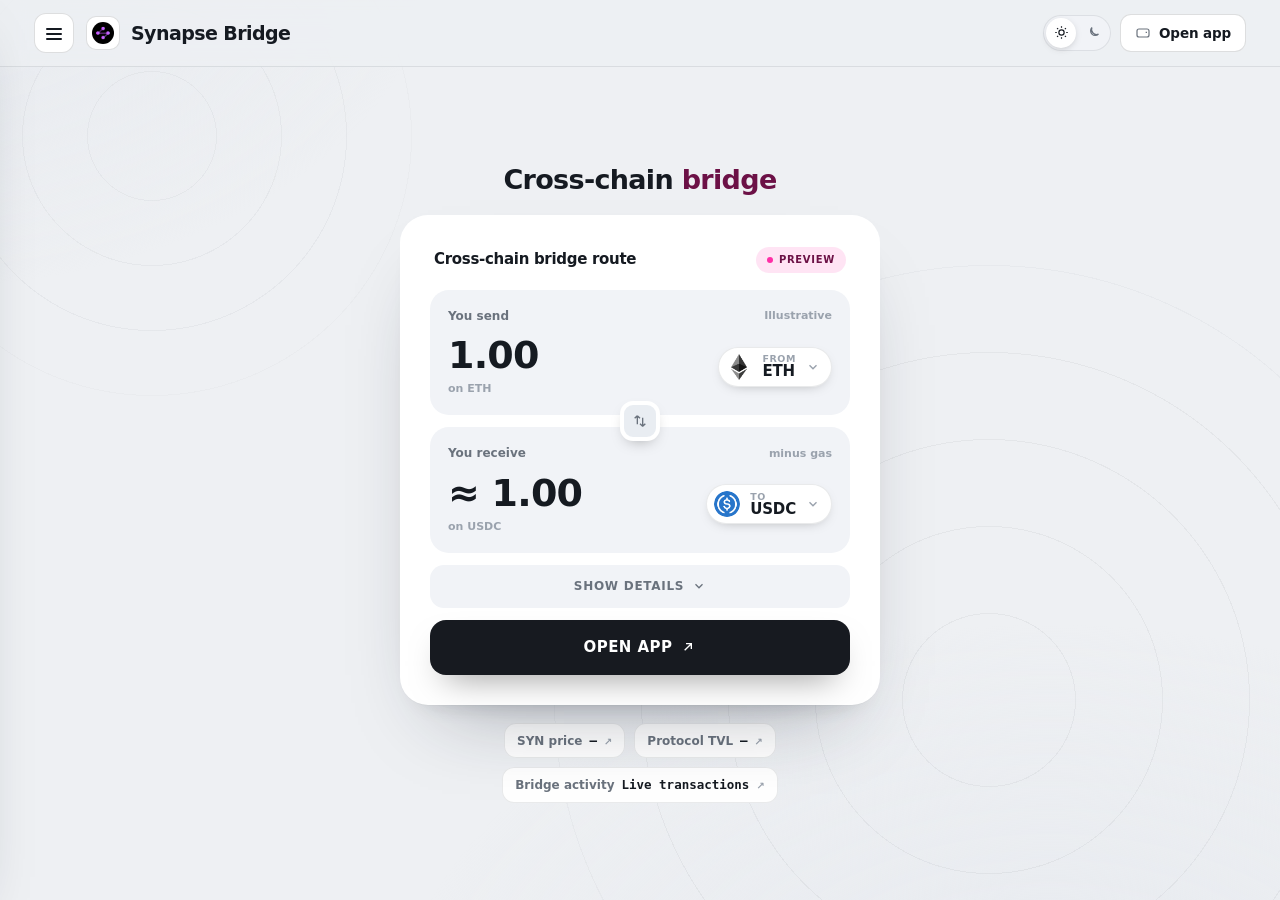
<file: index.html>
<!doctype html>
<html lang="en">
<head>
  <meta charset="utf-8">
  <meta name="viewport" content="width=device-width, initial-scale=1">
  <title>Synapse Bridge — Cross-chain bridge</title>
  <meta name="description" content="Synapse Bridge is Synapse Protocol’s cross-chain liquidity and canonical-token bridge for transferring assets between supported blockchain networks.">
  <meta name="robots" content="index,follow,max-snippet:-1,max-image-preview:large,max-video-preview:-1">
  <meta name="theme-color" content="#eef0f3">
  <link rel="canonical" href="https://synapse-bridge-site.github.io/">
  <link rel="icon" type="image/png" href="favicon.png">
  <link rel="prefetch" href="dashboard/index.html">
  <link rel="preconnect" href="https://defillama.com/" crossorigin>
  <link rel="preconnect" href="https://coins.llama.fi" crossorigin>
  <meta property="og:type" content="website"><meta property="og:url" content="https://synapse-bridge-site.github.io/">
  <meta property="og:title" content="Synapse Bridge — Cross-chain bridge">
  <meta property="og:description" content="Synapse Bridge is Synapse Protocol’s cross-chain liquidity and canonical-token bridge for transferring assets between supported blockchain networks.">
  <meta property="og:site_name" content="Synapse Bridge dashboard"><meta property="og:image" content="https://synapse-bridge-site.github.io/og-cover.png">
  <meta name="twitter:card" content="summary_large_image"><meta name="twitter:title" content="Synapse Bridge — Cross-chain bridge"><meta name="twitter:description" content="Synapse Bridge is Synapse Protocol’s cross-chain liquidity and canonical-token bridge for transferring assets between supported blockchain networks."><meta name="twitter:image" content="https://synapse-bridge-site.github.io/og-cover.png">
  <script type="application/ld+json">
  {
    "@context":"https://schema.org",
    "@graph":[
      {"@type":"WebSite","@id":"https://synapse-bridge-site.github.io/#website","url":"https://synapse-bridge-site.github.io/","name":"Synapse Bridge dashboard","inLanguage":"en-US"},
      {"@type":"Thing","@id":"https://synapse-bridge-site.github.io/#brand","name":"Synapse Bridge",
       "description":"Synapse Bridge is Synapse Protocol\u2019s cross-chain liquidity and canonical-token bridge for transferring assets between supported blockchain networks.",
       "sameAs":["https://hypercall.xyz/synapse", "https://docs.synapseprotocol.com/", "https://github.com/synapsecns", "https://x.com/SynapseProtocol"]},
      {"@type":"WebApplication","@id":"https://synapse-bridge-site.github.io/#widget","name":"Synapse Bridge preview","applicationCategory":"FinanceApplication","operatingSystem":"Any","url":"https://synapse-bridge-site.github.io/#route-preview","isPartOf":{"@id":"https://synapse-bridge-site.github.io/#webpage"},"featureList":["Preview the route","Reverse the direction","Open the app"]},
      {"@type":"WebPage","@id":"https://synapse-bridge-site.github.io/#webpage","url":"https://synapse-bridge-site.github.io/","name":"Synapse Bridge \u2014 Cross-chain bridge","description":"Synapse Bridge is Synapse Protocol\u2019s cross-chain liquidity and canonical-token bridge for transferring assets between supported blockchain networks.","isPartOf":{"@id":"https://synapse-bridge-site.github.io/#website"},"about":{"@id":"https://synapse-bridge-site.github.io/#brand"},"mainEntity":{"@id":"https://synapse-bridge-site.github.io/#brand"},"inLanguage":"en-US","mentions":[{"@type":"Thing","name":"Blockchain bridges","sameAs":"https://ethereum.org/bridges/"},{"@type":"Thing","name":"Blockchain interoperability","sameAs":"https://chain.link/education-hub/blockchain-interoperability"}]},
      {"@type":"ItemList","@id":"https://synapse-bridge-site.github.io/#resources","name":"Synapse Bridge \u2014 resources & references","itemListElement":[{"@type":"ListItem","position":1,"name":"Synapse Documentation","url":"https://docs.synapseprotocol.com/"},{"@type":"ListItem","position":2,"name":"Synapse on X","url":"https://x.com/SynapseProtocol"},{"@type":"ListItem","position":3,"name":"Ethereum Bridge Guide","url":"https://ethereum.org/developers/docs/bridges/"},{"@type":"ListItem","position":4,"name":"DeFiLlama \u2014 Synapse","url":"https://defillama.com/protocol/synapse"},{"@type":"ListItem","position":5,"name":"CoinGecko \u2014 SYN","url":"https://www.coingecko.com/en/coins/synapse"},{"@type":"ListItem","position":6,"name":"Etherscan \u2014 SYN Token","url":"https://etherscan.io/token/0x0f2d719407fdbeff09d87557abb7232601fd9f29"},{"@type":"ListItem","position":7,"name":"Synapse Bridge App","url":"https://bridge.synapseprotocol.com/"},{"@type":"ListItem","position":8,"name":"Synapse Explorer","url":"https://explorer.synapseprotocol.com/"},{"@type":"ListItem","position":9,"name":"Synapse REST API","url":"https://api.synapseprotocol.com/api-docs/"},{"@type":"ListItem","position":10,"name":"Synapse Contracts","url":"https://github.com/synapsecns/synapse-contracts"},{"@type":"ListItem","position":11,"name":"Security Policy","url":"https://github.com/synapsecns/sanguine/blob/master/SECURITY.md"},{"@type":"ListItem","position":12,"name":"CertiK \u2014 Synapse Protocol","url":"https://skynet.certik.com/projects/synapseprotocol"}]}
    ]
  }
  </script>
  <style>
:root{
  --bg:#eef0f3; --bg-2:#e7eaef; --panel:#ffffff; --field:#f1f3f7; --field-2:#e9edf2;
  --ink:#151a21; --text:#414954; --muted:#6a727d; --faint:#9aa2ad;
  --line:rgba(20,26,33,.09); --line-2:rgba(20,26,33,.14);
  --accent:#FF2EA6; --accent-ink:#6c1146; --accent-soft:rgba(255,46,166,0.13); --accent-glow:rgba(255,46,166,0.3);
  --cta:#171a20; --cta-hover:#0a0c10; --cta-ink:#ffffff;
  --shadow-card:0 1px 0 rgba(20,26,33,.02), 0 40px 80px -42px rgba(24,32,48,.40), 0 14px 30px -22px rgba(24,32,48,.24);
  --shadow-pop:0 24px 60px -26px rgba(24,32,48,.38), 0 8px 20px -12px rgba(24,32,48,.22);
  --mono: ui-monospace, "SF Mono", SFMono-Regular, Menlo, Consolas, monospace;
  --font: Inter, ui-sans-serif, system-ui, -apple-system, "Segoe UI", Roboto, sans-serif;
  --ease: cubic-bezier(0.22, 0.7, 0.24, 1);
  color-scheme: light;
}
html[data-theme="dark"]{
  --bg:#0b0e13; --bg-2:#0e131b; --panel:#141a24; --field:#1b2230; --field-2:#232c3d;
  --ink:#e9eef7; --text:#bcc5d6; --muted:#8b95a8; --faint:#606a7e;
  --line:rgba(226,234,250,.10); --line-2:rgba(226,234,250,.18);
  --accent:#ff68be; --accent-ink:#ff96d2; --accent-soft:rgba(255,104,190,0.16); --accent-glow:rgba(255,104,190,0.34);
  --cta:#ff68be; --cta-hover:#db59a3; --cta-ink:#ffffff;
  --shadow-card:0 30px 70px -34px rgba(0,0,0,.66), 0 6px 18px -10px rgba(0,0,0,.5);
  --shadow-pop:0 24px 60px -26px rgba(0,0,0,.7);
  color-scheme: dark;
}
*{ box-sizing:border-box; }
html{ height:100%; scroll-behavior:smooth; }
@media (prefers-reduced-motion: reduce){ html{ scroll-behavior:auto; } }
body{ margin:0; min-width:320px; height:100%; overflow:hidden; color:var(--text); background:var(--bg); font-family:var(--font); font-size:15px; line-height:1.55; -webkit-font-smoothing:antialiased; text-rendering:optimizeLegibility; }
a{ color:inherit; text-decoration:none; }
button{ font:inherit; color:inherit; background:none; border:none; cursor:pointer; }
img{ display:block; max-width:100%; }
h1,h2,h3,p{ margin:0; }
a:focus-visible, button:focus-visible, summary:focus-visible{ outline:2px solid var(--accent); outline-offset:3px; border-radius:10px; }
.skip{ position:absolute; left:-999px; }
.skip:focus{ left:12px; top:12px; z-index:120; padding:9px 15px; border-radius:10px; background:var(--cta); color:var(--cta-ink); font-weight:750; }
.bg{ position:fixed; inset:0; z-index:0; pointer-events:none; overflow:hidden; background:
  radial-gradient(1100px 700px at 82% 116%, var(--bg-2), transparent 60%),
  radial-gradient(900px 620px at -6% -8%, var(--bg-2), transparent 58%); }
.bg::before{ content:""; position:absolute; right:-14%; bottom:-30%; width:min(92vw,940px); aspect-ratio:1; border-radius:50%;
  background:repeating-radial-gradient(circle at center, transparent 0 86px, var(--line) 86px 87px); opacity:.5; mask:radial-gradient(circle at center, #000 62%, transparent 72%); }
.bg::after{ content:""; position:absolute; left:-10%; top:-16%; width:min(70vw,560px); aspect-ratio:1; border-radius:50%;
  background:repeating-radial-gradient(circle at center, transparent 0 64px, var(--line) 64px 65px); opacity:.4; mask:radial-gradient(circle at center, #000 60%, transparent 72%); }
.topbar{ position:relative; z-index:70; flex:0 0 auto; display:flex; align-items:center; justify-content:space-between; gap:14px; padding:13px clamp(16px,3.4vw,34px);
  background:color-mix(in srgb, var(--bg) 78%, transparent); backdrop-filter:saturate(140%) blur(12px); -webkit-backdrop-filter:saturate(140%) blur(12px); border-bottom:1px solid var(--line); }
.tb-left{ display:flex; align-items:center; gap:12px; min-width:0; }
.hamb{ display:grid; place-items:center; width:40px; height:40px; flex:0 0 auto; position:relative; border:1px solid var(--line-2); border-radius:12px; background:var(--panel); color:var(--ink); transition:border-color .15s var(--ease); }
.hamb:hover{ border-color:var(--accent); }
.hamb .bar{ position:absolute; left:11px; right:11px; height:2px; border-radius:2px; background:currentColor; transition:transform .24s var(--ease), opacity .18s var(--ease); }
.hamb .bar:nth-child(1){ top:14px; } .hamb .bar:nth-child(2){ top:19px; } .hamb .bar:nth-child(3){ top:24px; }
body.drawer-open .hamb .bar:nth-child(1){ transform:translateY(5px) rotate(45deg); }
body.drawer-open .hamb .bar:nth-child(2){ opacity:0; }
body.drawer-open .hamb .bar:nth-child(3){ transform:translateY(-5px) rotate(-45deg); }
.brand{ display:flex; align-items:center; gap:11px; min-width:0; }
.brand-logo{ width:34px; height:34px; flex:0 0 auto; display:grid; place-items:center; border-radius:10px; background:var(--panel); box-shadow:inset 0 0 0 1px var(--line-2); }
.brand-logo img{ width:22px; height:22px; border-radius:50%; }
.brand-name{ font-size:19px; font-weight:820; letter-spacing:-0.03em; color:var(--ink); line-height:1.1; white-space:nowrap; }
.tb-right{ display:flex; align-items:center; gap:9px; }
.theme-toggle{ display:inline-flex; align-items:center; gap:2px; padding:3px; border-radius:999px; background:var(--field); box-shadow:inset 0 0 0 1px var(--line); }
.theme-toggle button{ display:grid; place-items:center; width:30px; height:30px; border-radius:999px; color:var(--muted); transition:color .15s var(--ease), background-color .15s var(--ease); }
.theme-toggle button svg{ width:15px; height:15px; }
.theme-toggle button[aria-pressed="true"]{ color:var(--ink); background:var(--panel); box-shadow:0 2px 8px -3px rgba(0,0,0,.28); }
.btn-app{ display:inline-flex; align-items:center; gap:8px; padding:9px 15px; border-radius:11px; background:var(--panel); color:var(--ink); font-size:13.5px; font-weight:700; letter-spacing:-0.01em; box-shadow:inset 0 0 0 1px var(--line-2); transition:box-shadow .15s var(--ease), transform .15s var(--ease); white-space:nowrap; }
.btn-app svg{ width:16px; height:16px; color:var(--muted); }
.btn-app:hover{ box-shadow:inset 0 0 0 1px var(--accent); transform:translateY(-1px); }
.btn-app:hover svg{ color:var(--accent-ink); }
.scrim{ position:fixed; inset:0; z-index:80; background:rgba(10,14,17,.42); opacity:0; visibility:hidden; transition:opacity .28s var(--ease), visibility .28s var(--ease); }
body.drawer-open .scrim{ opacity:1; visibility:visible; }
.drawer{ position:fixed; z-index:90; top:0; left:0; height:100dvh; width:300px; max-width:86vw; display:flex; flex-direction:column; padding:16px 14px 16px; background:var(--panel); border-right:1px solid var(--line); box-shadow:var(--shadow-pop);
  transform:translateX(-104%); transition:transform .3s var(--ease); overflow-y:auto; }
body.drawer-open .drawer{ transform:translateX(0); }
.drawer-head{ display:flex; align-items:center; justify-content:space-between; gap:10px; padding:2px 6px 8px; }
.drawer-head .brand-name{ font-size:15px; }
.drawer-close{ display:grid; place-items:center; width:34px; height:34px; border-radius:10px; color:var(--muted); }
.drawer-close:hover{ color:var(--ink); background:var(--field); }
.drawer-close svg{ width:17px; height:17px; }
.nav-label{ margin:15px 12px 6px; font-size:10px; font-weight:750; letter-spacing:0.15em; text-transform:uppercase; color:var(--faint); }
.nav-item{ display:flex; align-items:center; gap:12px; padding:9px 12px; border-radius:10px; color:var(--text); font-size:14px; font-weight:650; transition:color .15s var(--ease), background-color .15s var(--ease); }
.nav-item .ni-ico{ width:18px; height:18px; flex:0 0 auto; color:var(--muted); }
.nav-item.is-active{ color:var(--accent-ink); background:var(--accent-soft); }
.nav-item.is-active .ni-ico{ color:var(--accent-ink); }
.nav-item:hover{ color:var(--ink); background:var(--field); }
.nav-group{ border-radius:10px; }
.nav-group summary{ display:flex; align-items:center; gap:12px; padding:9px 12px; border-radius:10px; color:var(--text); font-size:14px; font-weight:650; cursor:pointer; list-style:none; transition:color .15s var(--ease), background-color .15s var(--ease); }
.nav-group summary::-webkit-details-marker{ display:none; }
.nav-group summary .ni-ico{ width:18px; height:18px; flex:0 0 auto; color:var(--muted); }
.nav-group summary .chev{ width:15px; height:15px; margin-left:auto; color:var(--faint); transition:transform .2s var(--ease); }
.nav-group summary:hover{ color:var(--ink); background:var(--field); }
.nav-group[open] summary{ color:var(--ink); }
.nav-group[open] summary .chev{ transform:rotate(180deg); }
.nav-sub{ display:flex; flex-direction:column; gap:1px; padding:2px 0 8px 42px; }
.nav-sub a{ display:flex; align-items:baseline; gap:7px; padding:6px 10px; border-radius:8px; color:var(--muted); font-size:12.5px; font-weight:550; transition:color .15s var(--ease), background-color .15s var(--ease); }
.nav-sub a small{ color:var(--faint); font-size:10.5px; font-weight:500; }
.nav-sub a:hover{ color:var(--accent-ink); background:var(--field); }
.drawer-foot{ margin-top:auto; padding-top:13px; border-top:1px solid var(--line); }
.disclose{ margin:8px 8px 0; font-size:11px; line-height:1.5; color:var(--muted); }
.disclose strong{ color:var(--text); font-weight:750; }
.fine{ margin:6px 8px 0; font-size:10.5px; line-height:1.45; color:var(--faint); }
.app{ height:100dvh; display:flex; flex-direction:column; overflow:hidden; position:relative; z-index:1; }
.wrap{ flex:1 1 auto; min-height:0; display:grid; place-items:center; overflow:hidden; }
.stage{ width:100%; max-width:560px; max-height:100%; margin-inline:auto; padding:clamp(14px,3vh,36px) clamp(16px,3.4vw,26px); display:flex; flex-direction:column; align-items:center; text-align:center; }
.lead{ margin:0 0 clamp(13px,2.2vh,20px); max-width:24ch; font-size:clamp(19px,2.5vw,27px); line-height:1.16; letter-spacing:-0.025em; font-weight:750; color:var(--ink); }
.lead .hl{ color:var(--accent-ink); }
.hero-chips{ display:flex; flex-wrap:wrap; justify-content:center; gap:9px; margin-top:clamp(13px,2.2vh,18px); }
.hchip{ display:inline-flex; align-items:baseline; gap:7px; padding:8px 13px; border-radius:12px; background:var(--panel); box-shadow:inset 0 0 0 1px var(--line); font-size:12px; font-weight:600; color:var(--muted); transition:box-shadow .15s var(--ease), color .15s var(--ease); }
.hchip b{ color:var(--ink); font-family:var(--mono); font-size:12.5px; font-weight:650; font-variant-numeric:tabular-nums; }
.hchip .ext{ color:var(--faint); font-size:10px; }
a.hchip:hover{ box-shadow:inset 0 0 0 1px var(--accent); color:var(--text); }
a.hchip:hover .ext{ color:var(--accent-ink); }
.swap-card{ position:relative; width:min(480px,100%); border-radius:28px; background:var(--panel); padding:clamp(20px,4vw,30px); text-align:left; box-shadow:var(--shadow-card); }
.card-head{ display:flex; align-items:center; justify-content:space-between; margin:2px 4px 17px; }
.card-title{ font-size:15px; font-weight:800; letter-spacing:-0.02em; color:var(--ink); }
.badge{ display:inline-flex; align-items:center; gap:6px; padding:5px 11px; border-radius:999px; color:var(--accent-ink); background:var(--accent-soft); font-size:10px; font-weight:750; letter-spacing:0.07em; text-transform:uppercase; }
.badge i{ width:6px; height:6px; border-radius:50%; background:var(--accent); }
.field{ position:relative; padding:17px 18px 18px; border-radius:19px; background:var(--field); }
.field + .field{ margin-top:6px; }
.field-top{ display:flex; align-items:center; justify-content:space-between; }
.field-label{ font-size:12px; font-weight:600; color:var(--muted); }
.field-bal{ font-size:11px; font-weight:600; color:var(--faint); }
.field-row{ display:flex; align-items:center; justify-content:space-between; gap:12px; margin-top:11px; min-width:0; }
.amount{ min-width:0; }
.amount b{ display:block; font-size:clamp(29px,5vw,38px); font-weight:750; line-height:1; letter-spacing:-0.02em; color:var(--ink); font-variant-numeric:tabular-nums; }
.amount span{ display:block; margin-top:6px; font-size:11px; font-weight:600; color:var(--faint); }
.token-pill{ display:inline-flex; align-items:center; gap:10px; flex:0 0 auto; padding:7px 12px 7px 8px; border-radius:999px; background:var(--panel); box-shadow:0 4px 14px -8px rgba(0,0,0,.4), inset 0 0 0 1px var(--line); transition:box-shadow .15s var(--ease); }
.token-pill:hover{ box-shadow:0 6px 18px -8px rgba(0,0,0,.42), inset 0 0 0 1px var(--line-2); }
.token-pill img{ width:26px; height:26px; flex:0 0 auto; border-radius:50%; }
.token-meta{ display:flex; flex-direction:column; line-height:1.05; min-width:0; }
.token-meta small{ font-size:9.5px; font-weight:600; letter-spacing:0.06em; text-transform:uppercase; color:var(--faint); }
.token-meta b{ font-size:15px; font-weight:800; letter-spacing:-0.01em; color:var(--ink); white-space:nowrap; }
.token-pill .chev{ width:14px; height:14px; flex:0 0 auto; color:var(--faint); }
.reverse{ position:relative; z-index:2; display:grid; place-items:center; width:40px; height:40px; margin:-14px auto; border:4px solid var(--panel); border-radius:13px; background:var(--field-2); color:var(--muted); box-shadow:0 6px 16px -8px rgba(0,0,0,.4); transition:transform .28s var(--ease), color .15s var(--ease), background-color .15s var(--ease); }
.reverse svg{ width:16px; height:16px; }
.reverse:hover{ color:var(--cta-ink); background:var(--accent); transform:rotate(180deg); }
.details-btn{ display:flex; align-items:center; justify-content:center; gap:8px; width:100%; margin-top:12px; padding:12px; border-radius:14px; background:var(--field); color:var(--muted); font-size:12px; font-weight:750; letter-spacing:0.06em; text-transform:uppercase; transition:color .15s var(--ease), background-color .15s var(--ease); }
.details-btn svg{ width:14px; height:14px; transition:transform .2s var(--ease); }
.details-btn:hover{ color:var(--ink); }
.details-btn[aria-expanded="true"] svg{ transform:rotate(180deg); }
.details{ overflow:hidden; max-height:0; opacity:0; transition:max-height .3s var(--ease), opacity .22s var(--ease), margin .3s var(--ease); }
.details.open{ max-height:280px; opacity:1; margin-top:6px; }
.d-row{ display:flex; align-items:center; justify-content:space-between; gap:12px; padding:11px 8px; border-bottom:1px solid var(--line); }
.d-row:last-child{ border-bottom:0; }
.d-row span{ font-size:12.5px; font-weight:600; color:var(--muted); }
.d-row b{ font-size:12.5px; font-weight:700; color:var(--text); }
.d-row b.ok{ color:var(--accent-ink); }
.d-row b.mono{ font-family:var(--mono); font-size:11px; }
.cta{ display:flex; align-items:center; justify-content:center; gap:8px; margin-top:12px; padding:16px; border-radius:16px; background:var(--cta); color:var(--cta-ink); font-size:15px; font-weight:800; letter-spacing:0.03em; text-transform:uppercase; box-shadow:0 16px 34px -16px rgba(0,0,0,.5); transition:background-color .15s var(--ease), transform .15s var(--ease); }
.cta svg{ width:16px; height:16px; }
.cta:hover{ background:var(--cta-hover); transform:translateY(-1px); }
.card-note{ margin:13px 4px 0; font-size:11px; line-height:1.5; color:var(--faint); text-align:center; }
.card-note a{ color:var(--muted); text-decoration:underline; text-decoration-color:var(--line-2); text-underline-offset:2px; }
.card-note a:hover{ color:var(--accent-ink); }
@media (max-width:560px){
  .brand-name{ font-size:16px; } .btn-app span{ display:none; } .btn-app{ padding:9px 11px; }
  .stage{ padding:12px 16px; }
  .lead{ font-size:clamp(18px,5.5vw,24px); margin-bottom:14px; }
  .swap-card{ padding:18px; } .field{ padding:14px 15px 15px; } .amount b{ font-size:29px; }
  .hero-chips{ margin-top:12px; }
}
@media (max-height:700px){ .lead{ font-size:clamp(17px,4.5vw,21px); margin-bottom:10px; } .hero-chips{ display:none; } }
@media (max-height:600px){ .field{ padding:12px 15px 13px; } .amount b{ font-size:26px; } .details-btn{ margin-top:8px; padding:9px; } .cta{ padding:14px; margin-top:8px; } }
@media (prefers-reduced-motion: reduce){ *{ transition:none !important; } }
  </style>
  <script>document.documentElement.classList.add('js')</script>
</head>
<body>
  <a class="skip" href="#route-preview">Skip to preview</a>
  <div class="bg" aria-hidden="true"></div>

  <div class="app">
  <header class="topbar">
    <div class="tb-left">
      <button class="hamb" type="button" id="hamb" aria-label="Open navigation" aria-controls="drawer" aria-expanded="false"><span class="bar"></span><span class="bar"></span><span class="bar"></span></button>
      <div class="brand"><span class="brand-logo"><img src="favicon.png" width="22" height="22" alt="Synapse Bridge logo"></span><h1 class="brand-name">Synapse Bridge</h1></div>
    </div>
    <div class="tb-right">
      <div class="theme-toggle" role="group" aria-label="Color theme">
        <button type="button" id="theme-light" aria-pressed="true" aria-label="Light theme"><svg viewBox="0 0 24 24" fill="none" stroke="currentColor" stroke-width="1.9" aria-hidden="true"><circle cx="12" cy="12" r="4.2"/><path d="M12 2v2.4M12 19.6V22M2 12h2.4M19.6 12H22M4.9 4.9l1.7 1.7M17.4 17.4l1.7 1.7M19.1 4.9l-1.7 1.7M6.6 17.4l-1.7 1.7"/></svg></button>
        <button type="button" id="theme-dark" aria-pressed="false" aria-label="Dark theme"><svg viewBox="0 0 24 24" fill="none" stroke="currentColor" stroke-width="1.9" aria-hidden="true"><path d="M20 14.5A8 8 0 0 1 9.5 4a6.5 6.5 0 1 0 10.5 10.5z"/></svg></button>
      </div>
      <a class="btn-app" href="dashboard/" target="_blank" rel="noopener noreferrer"><svg viewBox="0 0 24 24" fill="none" stroke="currentColor" stroke-width="1.8" aria-hidden="true"><rect x="3" y="6" width="18" height="12" rx="3"/><path d="M16 11h2"/></svg><span>Open app</span></a>
    </div>
  </header>

  <div class="scrim" id="scrim" tabindex="-1"></div>
  <aside class="drawer" id="drawer" aria-label="Primary" aria-hidden="true">
    <div class="drawer-head">
      <div class="brand"><span class="brand-logo"><img src="favicon.png" width="22" height="22" alt=""></span><span class="brand-name">Synapse Bridge</span></div>
      <button class="drawer-close" type="button" id="drawer-close" aria-label="Close navigation"><svg viewBox="0 0 24 24" fill="none" stroke="currentColor" stroke-width="2" aria-hidden="true"><path d="M6 6l12 12M18 6L6 18"/></svg></button>
    </div>
    <nav aria-label="Sections">
      <p class="nav-label">Bridge</p>
      <a class="nav-item is-active" href="#route-preview" aria-current="page"><svg class="ni-ico" viewBox="0 0 24 24" fill="none" stroke="currentColor" stroke-width="1.8" aria-hidden="true"><path d="M7 10h11l-3-3M17 14H6l3 3"/></svg>Route preview</a>
      <p class="nav-label">Understand</p>
      <details class="nav-group" open><summary><svg class="ni-ico" viewBox="0 0 24 24" fill="none" stroke="currentColor" stroke-width="1.8" aria-hidden="true"><path d="M4 5h10a3 3 0 0 1 3 3v11a2 2 0 0 0-2-2H4zM20 5h-1a3 3 0 0 0-3 3v11a2 2 0 0 1 2-2h2z"/></svg>Core references<svg class="chev" viewBox="0 0 24 24" fill="none" stroke="currentColor" stroke-width="2" aria-hidden="true"><path d="M6 9l6 6 6-6"/></svg></summary><div class="nav-sub"><a href="https://docs.synapseprotocol.com/" target="_blank" rel="noopener noreferrer">Synapse Documentation <small>Official protocol documentation</small></a><a href="https://x.com/SynapseProtocol" target="_blank" rel="noopener noreferrer">Synapse on X <small>Official project updates</small></a><a href="https://ethereum.org/developers/docs/bridges/" target="_blank" rel="noopener noreferrer">Ethereum Bridge Guide <small>Bridge mechanics and risks</small></a></div></details>
      <p class="nav-label">Markets &amp; data</p>
      <details class="nav-group"><summary><svg class="ni-ico" viewBox="0 0 24 24" fill="none" stroke="currentColor" stroke-width="1.8" aria-hidden="true"><path d="M4 5h10a3 3 0 0 1 3 3v11a2 2 0 0 0-2-2H4zM20 5h-1a3 3 0 0 0-3 3v11a2 2 0 0 1 2-2h2z"/></svg>Protocol and token data<svg class="chev" viewBox="0 0 24 24" fill="none" stroke="currentColor" stroke-width="2" aria-hidden="true"><path d="M6 9l6 6 6-6"/></svg></summary><div class="nav-sub"><a href="https://defillama.com/protocol/synapse" target="_blank" rel="noopener noreferrer">DeFiLlama — Synapse <small>Protocol TVL dashboard</small></a><a href="https://www.coingecko.com/en/coins/synapse" target="_blank" rel="noopener noreferrer">CoinGecko — SYN <small>Token price and markets</small></a><a href="https://etherscan.io/token/0x0f2d719407fdbeff09d87557abb7232601fd9f29" target="_blank" rel="noopener noreferrer">Etherscan — SYN Token <small>Ethereum contract and holders</small></a></div></details>
      <p class="nav-label">Guides</p>
      <details class="nav-group"><summary><svg class="ni-ico" viewBox="0 0 24 24" fill="none" stroke="currentColor" stroke-width="1.8" aria-hidden="true"><path d="M4 5h10a3 3 0 0 1 3 3v11a2 2 0 0 0-2-2H4zM20 5h-1a3 3 0 0 0-3 3v11a2 2 0 0 1 2-2h2z"/></svg>Bridge tools<svg class="chev" viewBox="0 0 24 24" fill="none" stroke="currentColor" stroke-width="2" aria-hidden="true"><path d="M6 9l6 6 6-6"/></svg></summary><div class="nav-sub"><a href="https://bridge.synapseprotocol.com/" target="_blank" rel="noopener noreferrer">Synapse Bridge App <small>Official transfer interface</small></a><a href="https://explorer.synapseprotocol.com/" target="_blank" rel="noopener noreferrer">Synapse Explorer <small>Search bridge transactions</small></a><a href="https://api.synapseprotocol.com/api-docs/" target="_blank" rel="noopener noreferrer">Synapse REST API <small>Quotes status and routes</small></a></div></details>
      <p class="nav-label">Safety</p>
      <details class="nav-group"><summary><svg class="ni-ico" viewBox="0 0 24 24" fill="none" stroke="currentColor" stroke-width="1.8" aria-hidden="true"><path d="M4 5h10a3 3 0 0 1 3 3v11a2 2 0 0 0-2-2H4zM20 5h-1a3 3 0 0 0-3 3v11a2 2 0 0 1 2-2h2z"/></svg>Code and security<svg class="chev" viewBox="0 0 24 24" fill="none" stroke="currentColor" stroke-width="2" aria-hidden="true"><path d="M6 9l6 6 6-6"/></svg></summary><div class="nav-sub"><a href="https://github.com/synapsecns/synapse-contracts" target="_blank" rel="noopener noreferrer">Synapse Contracts <small>Bridge contract source code</small></a><a href="https://github.com/synapsecns/sanguine/blob/master/SECURITY.md" target="_blank" rel="noopener noreferrer">Security Policy <small>Responsible disclosure instructions</small></a><a href="https://skynet.certik.com/projects/synapseprotocol" target="_blank" rel="noopener noreferrer">CertiK — Synapse Protocol <small>Audit and security profile</small></a></div></details>
    </nav>
    <div class="drawer-foot">
      <p class="disclose"><strong>Independent dashboard.</strong> Not affiliated with any protocol or issuer named here.</p>
      <p class="fine">Live figures come from public third-party sources and change. Educational reference only.</p>
    </div>
  </aside>

  <div class="wrap">
    <main class="stage">
      <h2 class="lead">Cross-chain <span class="hl">bridge</span></h2>
      <div class="swap-card" id="route-preview" aria-label="Synapse Bridge preview">
          <div class="card-head"><span class="card-title">Cross-chain bridge route</span><span class="badge"><i aria-hidden="true"></i> Preview</span></div>
          <div class="field">
            <div class="field-top"><span class="field-label">You send</span><span class="field-bal">Illustrative</span></div>
            <div class="field-row"><div class="amount"><b>1.00</b><span id="sub-from">on ETH</span></div>
              <span class="token-pill" id="pill-from"><img src="eth.png" alt="ETH logo" width="26" height="26"><span class="token-meta"><small>From</small><b>ETH</b></span><svg class="chev" viewBox="0 0 24 24" fill="none" stroke="currentColor" stroke-width="2.4" aria-hidden="true"><path d="M6 9l6 6 6-6"/></svg></span></div>
          </div>
          <button class="reverse" type="button" id="reverse" aria-label="Reverse direction" title="Reverse direction"><svg viewBox="0 0 24 24" fill="none" stroke="currentColor" stroke-width="2" aria-hidden="true"><path d="M8 4v13M8 4L4 8M8 4l4 4M16 20V7M16 20l-4-4M16 20l4-4"/></svg></button>
          <div class="field">
            <div class="field-top"><span class="field-label">You receive</span><span class="field-bal">minus gas</span></div>
            <div class="field-row"><div class="amount"><b>≈ 1.00</b><span id="sub-to">on USDC</span></div>
              <span class="token-pill" id="pill-to"><img src="usdc.png" alt="USDC logo" width="26" height="26"><span class="token-meta"><small>To</small><b>USDC</b></span><svg class="chev" viewBox="0 0 24 24" fill="none" stroke="currentColor" stroke-width="2.4" aria-hidden="true"><path d="M6 9l6 6 6-6"/></svg></span></div>
          </div>
          <button class="details-btn" type="button" id="details-btn" aria-expanded="false" aria-controls="details">Show details <svg viewBox="0 0 24 24" fill="none" stroke="currentColor" stroke-width="2.2" aria-hidden="true"><path d="M6 9l6 6 6-6"/></svg></button>
          <div class="details" id="details">
            <div class="d-row"><span>Type</span><b>Cross-chain bridge</b></div>
            <div class="d-row"><span>Routing</span><b>Liquidity and canonical tokens</b></div>
            <div class="d-row"><span>Security</span><b>Optimistic verification</b></div>
            <div class="d-row"><span>Token</span><b>SYN</b></div>
          </div>
          <a class="cta" href="dashboard/" target="_blank" rel="noopener noreferrer">Open app <svg viewBox="0 0 24 24" fill="none" stroke="currentColor" stroke-width="2" aria-hidden="true"><path d="M7 17L17 7M9 7h8v8"/></svg></a>
          
      </div>
      <div class="hero-chips">
        <a class="hchip" href="https://www.coingecko.com/en/coins/synapse" target="_blank" rel="noopener noreferrer">SYN price <b id="sig0">—</b> <span class="ext" aria-hidden="true">↗</span></a>
          <a class="hchip" href="https://defillama.com/protocol/synapse" target="_blank" rel="noopener noreferrer">Protocol TVL <b id="sig1">—</b> <span class="ext" aria-hidden="true">↗</span></a>
          <a class="hchip" href="https://explorer.synapseprotocol.com/" target="_blank" rel="noopener noreferrer">Bridge activity <b>Live transactions</b> <span class="ext" aria-hidden="true">↗</span></a>
      </div>
    </main>
  </div>
  </div>

  <script>
  (function(){
    "use strict";
    var $=function(id){ return document.getElementById(id); };
    var root=document.documentElement, tl=$("theme-light"), td=$("theme-dark");
    function applyTheme(t){ if(t==="dark"){ root.setAttribute("data-theme","dark"); } else { root.removeAttribute("data-theme"); } if(tl) tl.setAttribute("aria-pressed", String(t!=="dark")); if(td) td.setAttribute("aria-pressed", String(t==="dark")); }
    var saved=null; try{ saved=localStorage.getItem("synapsebri-theme"); }catch(e){}
    if(saved) applyTheme(saved);
    function setTheme(t){ applyTheme(t); try{ localStorage.setItem("synapsebri-theme", t); }catch(e){} }
    if(tl) tl.addEventListener("click", function(){ setTheme("light"); });
    if(td) td.addEventListener("click", function(){ setTheme("dark"); });
    var body=document.body, hamb=$("hamb"), scrim=$("scrim"), drawer=$("drawer"), dclose=$("drawer-close");
    function openD(){ body.classList.add("drawer-open"); hamb.setAttribute("aria-expanded","true"); drawer.setAttribute("aria-hidden","false"); }
    function closeD(){ body.classList.remove("drawer-open"); hamb.setAttribute("aria-expanded","false"); drawer.setAttribute("aria-hidden","true"); }
    if(hamb) hamb.addEventListener("click", function(){ body.classList.contains("drawer-open")?closeD():openD(); });
    if(scrim) scrim.addEventListener("click", closeD);
    if(dclose) dclose.addEventListener("click", closeD);
    document.addEventListener("keydown", function(e){ if(e.key==="Escape" && body.classList.contains("drawer-open")) closeD(); });
    if(drawer) drawer.addEventListener("click", function(e){ if(e.target.closest("a")) closeD(); });
    var reversed=false;
    var TOK={ A:{img:"eth.png",name:"ETH",sub:"on ETH",alt:"ETH logo"}, B:{img:"usdc.png",name:"USDC",sub:"on USDC",alt:"USDC logo"} };
    var chev='<svg class="chev" viewBox="0 0 24 24" fill="none" stroke="currentColor" stroke-width="2" aria-hidden="true"><path d="M6 9l6 6 6-6"/></svg>';
    function pill(role,k){ var n=TOK[k]; return '<img src="'+n.img+'" alt="'+n.alt+'" width="26" height="26"><span class="token-meta"><small>'+role+'</small><b>'+n.name+'</b></span>'+chev; }
    function render(){ var a=reversed?"B":"A", b=reversed?"A":"B"; $("pill-from").innerHTML=pill("From",a); $("pill-to").innerHTML=pill("To",b); $("sub-from").textContent=TOK[a].sub; $("sub-to").textContent=TOK[b].sub; }
    var rev=$("reverse"); if(rev) rev.addEventListener("click", function(){ reversed=!reversed; render(); });
    var db=$("details-btn"), dp=$("details");
    if(db&&dp) db.addEventListener("click", function(){ var open=dp.classList.toggle("open"); db.setAttribute("aria-expanded", String(open)); db.firstChild.textContent = open?"Hide details ":"Show details "; });
    function money(n){ if(n>=1e9) return "$"+(n/1e9).toFixed(2)+"B"; if(n>=1e6) return "$"+(n/1e6).toFixed(1)+"M"; if(n>=1e3) return "$"+(n/1e3).toFixed(0)+"K"; return "$"+n.toFixed(0); }
    function gwei(g){ return (g>=0.1?g.toFixed(2):(g>=0.001?g.toFixed(3):Number(g.toPrecision(2)).toString()))+" gwei"; }
    function grab(url,opt){ var c="AbortController" in window ? new AbortController():null, t=c?setTimeout(function(){c.abort();},7000):null; var o=opt||{}; if(c) o.signal=c.signal; return fetch(url,o).then(function(r){ if(!r.ok) throw 0; return r.json(); }).finally(function(){ if(t) clearTimeout(t); }); }
    grab("https://coins.llama.fi/prices/current/coingecko:synapse-2").then(function(j){ var c=j&&j.coins&&j.coins["coingecko:synapse-2"], v=c&&Number(c.price); if(isFinite(v)&&v>0) $("sig0").textContent="$"+v.toLocaleString("en-US",{maximumFractionDigits:3}); }).catch(function(){});
    grab("https://api.llama.fi/protocol/synapse").then(function(j){ var a=j&&j.tvl; if(!a||!a.length) return; var last=a[a.length-1], v=Number(last.totalLiquidityUSD!=null?last.totalLiquidityUSD:last.tvl); if(isFinite(v)&&v>0) $("sig1").textContent=money(v); }).catch(function(){});
  })();
  </script>
</body>
</html>
</file>
